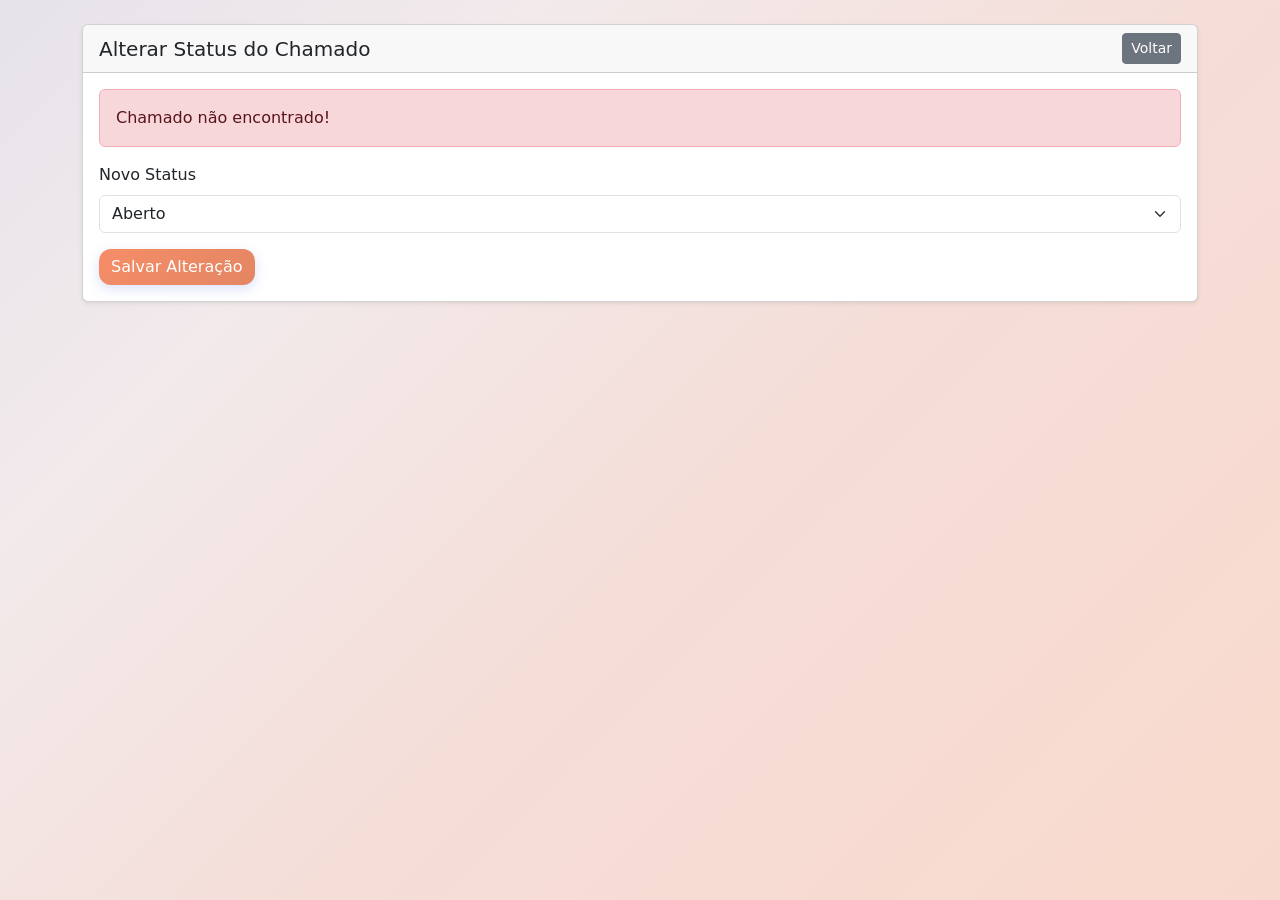
<file: alterarStatus.html>
<!doctype html>
<html lang="pt-BR">
<head>
  <meta charset="utf-8">
  <meta name="viewport" content="width=device-width, initial-scale=1">
  <title>Alterar Status — Chamado</title>
  <link href="https://cdn.jsdelivr.net/npm/bootstrap@5.3.2/dist/css/bootstrap.min.css" rel="stylesheet">
  <link href="https://cdn.jsdelivr.net/npm/bootstrap-icons@1.11.3/font/bootstrap-icons.css" rel="stylesheet">
  <link href="css/style.css" rel="stylesheet">
</head>
<body>
  <div class="container py-4">
    <div class="card shadow-sm">
      <div class="card-header d-flex justify-content-between align-items-center">
        <h5 class="mb-0">Alterar Status do Chamado</h5>
        <a href="chamados.html" class="btn btn-sm btn-secondary">Voltar</a>
      </div>
      <div class="card-body">
        <div id="chamado-info" class="mb-3">
          <!-- Informações do chamado serão preenchidas via JS -->
        </div>
        <div class="mb-3">
          <label for="status-select" class="form-label">Novo Status</label>
          <select id="status-select" class="form-select">
            <option value="Aberto">Aberto</option>
            <option value="Em Andamento">Em Andamento</option>
            <option value="Fechado">Fechado</option>
          </select>
        </div>
        <button id="btn-salvar" class="btn btn-primary">Salvar Alteração</button>
      </div>
    </div>
  </div>

  <script>
    // Pega o ID do chamado selecionado
    const chamadoId = localStorage.getItem("chamadoSelecionadoId");
    const chamados = JSON.parse(localStorage.getItem("chamados")) || [];
    const chamado = chamados.find(c => c.id.toString() === chamadoId);

    const chamadoInfo = document.getElementById("chamado-info");
    const statusSelect = document.getElementById("status-select");
    const btnSalvar = document.getElementById("btn-salvar");

    if (chamado) {
        chamadoInfo.innerHTML = `
            <p><strong>ID:</strong> ${chamado.id}</p>
            <p><strong>Título:</strong> ${chamado.titulo}</p>
            <p><strong>Descrição:</strong> ${chamado.descricao}</p>
            <p><strong>Status atual:</strong> ${chamado.status}</p>
        `;
        statusSelect.value = chamado.status;
    } else {
        chamadoInfo.innerHTML = `<div class="alert alert-danger">Chamado não encontrado!</div>`;
        btnSalvar.disabled = true;
    }

    btnSalvar.addEventListener("click", () => {
        chamado.status = statusSelect.value;
        localStorage.setItem("chamados", JSON.stringify(chamados));
        alert("Status atualizado com sucesso!");
        window.location.href = "chamados.html";
    });
  </script>

  <script src="https://cdn.jsdelivr.net/npm/bootstrap@5.3.2/dist/js/bootstrap.bundle.min.js"></script>
</body>
</html>
</file>
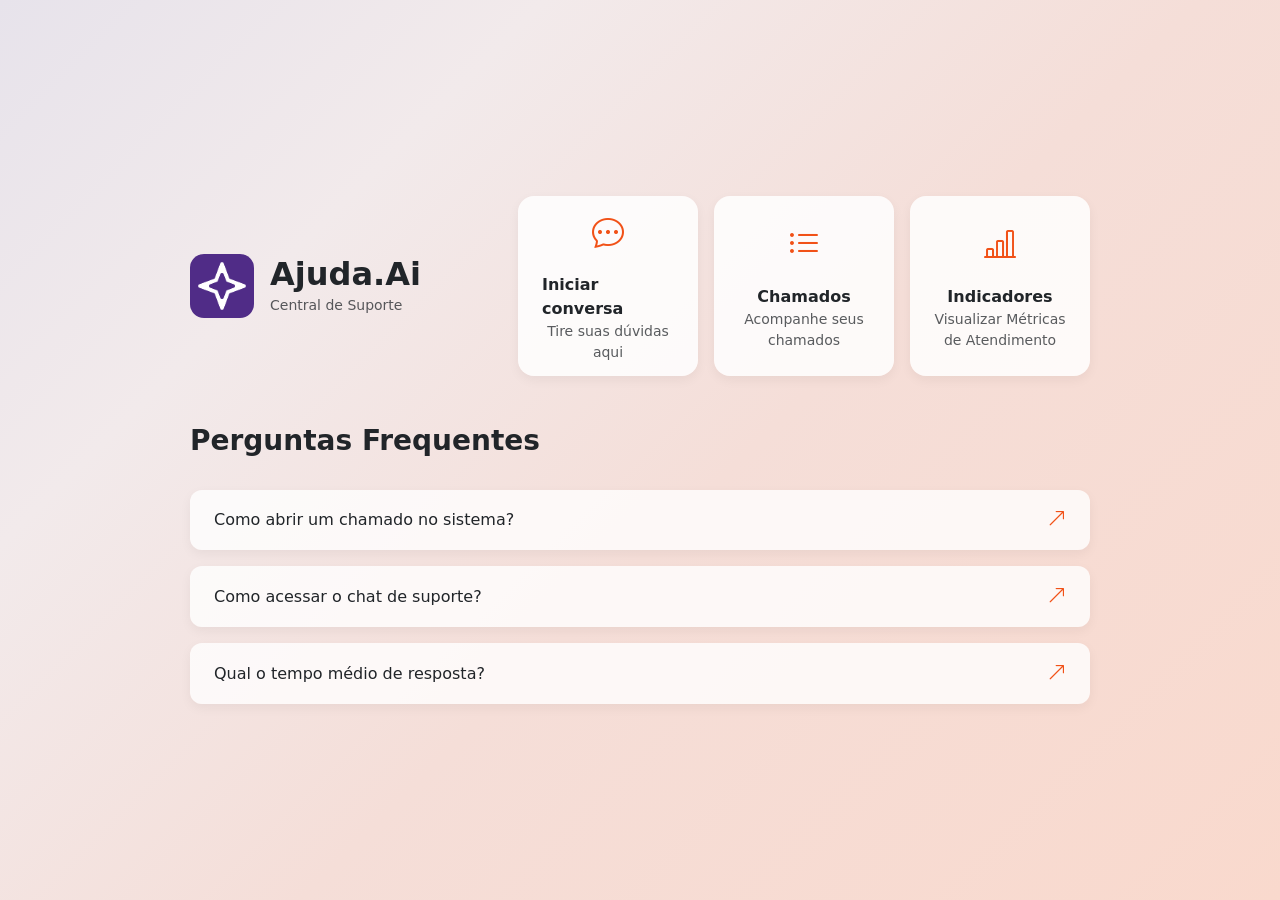
<file: home.html>
<!doctype html>
<html lang="pt-BR">

<head>
  <meta charset="utf-8">
  <meta name="viewport" content="width=device-width, initial-scale=1">
  <title>Solve.Ai — FAQ</title>
  <link href="https://cdn.jsdelivr.net/npm/bootstrap@5.3.2/dist/css/bootstrap.min.css" rel="stylesheet">
  <link href="https://cdn.jsdelivr.net/npm/bootstrap-icons@1.11.3/font/bootstrap-icons.css" rel="stylesheet">
  <link href="css/style.css" rel="stylesheet">
  <style>
    .faq-item {
      display: flex;
      justify-content: space-between;
      align-items: center;
      padding: 1rem 1.5rem;
      border-radius: 12px;
      background: rgba(255, 255, 255, 0.8);
      box-shadow: 0 4px 12px rgba(0, 0, 0, 0.05);
      transition: transform 0.2s, box-shadow 0.2s;
      cursor: pointer;
      text-decoration: none;
    }

    .faq-item:hover {
      transform: translateY(-3px);
      box-shadow: 0 6px 16px rgba(0, 0, 0, 0.1);
    }

    .faq-item i {
      font-size: 1.2rem;
      color: #f15117;
    }
  </style>
</head>

<body>
  <div class="container min-vh-100 d-flex justify-content-center align-items-center">
    <div class="d-flex flex-column gap-5 w-100" style="max-width:900px;">

      <!-- Top section -->
      <div class="d-flex justify-content-between align-items-center flex-wrap gap-3">

        <div class="d-flex align-items-center gap-3">
          <img src="images/logo.png" alt="Logo Solve.Ai"
            style="width:64px; height:64px; border-radius:14px; background:#502C87; padding:8px;">
          <div>
            <h2 class="fw-bold mb-0">Ajuda.Ai</h2>
            <small class="text-muted">Central de Suporte</small>
          </div>
        </div>

        <!-- Cards de navegação -->
        <div class="d-flex gap-3 flex-wrap">

          <a href="chat.html"
            class="card-nav text-decoration-none text-dark d-flex flex-column justify-content-center align-items-center p-4"
            style="width:180px; height:180px; border-radius:16px; background:rgba(255,255,255,0.85); box-shadow:0 4px 12px rgba(0,0,0,0.05); transition: transform 0.2s, box-shadow 0.2s;">
            <i class="bi bi-chat-dots mb-3" style="font-size:2rem; color:#f15117;"></i>
            <strong>Iniciar conversa</strong>
            <small class="text-muted text-center">Tire suas dúvidas aqui</small>
          </a>
          <a href="chamados.html"
            class="card-nav text-decoration-none text-dark d-flex flex-column justify-content-center align-items-center p-4"
            style="width:180px; height:180px; border-radius:16px; background:rgba(255,255,255,0.85); box-shadow:0 4px 12px rgba(0,0,0,0.05); transition: transform 0.2s, box-shadow 0.2s;">
            <i class="bi bi-list-ul mb-3" style="font-size:2rem; color:#f15117;"></i>
            <strong>Chamados</strong>
            <small class="text-muted text-center">Acompanhe seus chamados</small>
          </a>

          <a href="dashboard.html"
            class="card-nav text-decoration-none text-dark d-flex flex-column justify-content-center align-items-center p-4"
            style="width:180px; height:180px; border-radius:16px; background:rgba(255,255,255,0.85); box-shadow:0 4px 12px rgba(0,0,0,0.05); transition: transform 0.2s, box-shadow 0.2s;">
            <i class="bi bi-bar-chart-line mb-3" style="font-size:2rem; color:#f15117;"></i>
            <strong>Indicadores</strong>
            <small class="text-muted text-center">Visualizar Métricas de Atendimento</small>
          </a>
        </div>

      </div>


      <!-- FAQ List -->
      <div class="d-flex flex-column gap-3">
        <h3 class="fw-bold mb-3">Perguntas Frequentes</h3>

        <div class="faq-item" data-pergunta="Como abrir um chamado no sistema?">
          <span>Como abrir um chamado no sistema?</span>
          <i class="bi bi-arrow-up-right"></i>
        </div>


        <div class="faq-item" data-pergunta="Como acessar o chat de suporte?">
          <span>Como acessar o chat de suporte?</span>
          <i class="bi bi-arrow-up-right"></i>
        </div>

        <div class="faq-item" data-pergunta="Qual o tempo médio de resposta?">
          <span>Qual o tempo médio de resposta?</span>
          <i class="bi bi-arrow-up-right"></i>
        </div>
      </div>


    </div>
  </div>

  <script src="https://cdn.jsdelivr.net/npm/bootstrap@5.3.2/dist/js/bootstrap.bundle.min.js"></script>
  <script>
    const faqItems = document.querySelectorAll('.faq-item');

    faqItems.forEach(item => {
      item.addEventListener('click', () => {
        const pergunta = encodeURIComponent(item.dataset.pergunta); // codifica para URL
        window.location.href = `chat.html?pergunta=${pergunta}`;
      });
    });

  </script>
</body>

</html>
</file>
<file: css/style.css>
:root {
--accent: #502C87;
--muted: #6c757d;
--topbar-nav-link: #6d6b70;
--topbar-nav-link-active-bg: #502C87;
--topbar-nav-link-active-color: #fff;
--topbar-nav-link-shadow: rgba(85, 110, 230, 0.45);
--card-chat-shadow: rgba(15, 23, 42, 0.06);
--messages-bg-gradient-1: #f7f8fb;
--messages-bg-gradient-2: #eef3ff;
--messages-bg-gradient-3: #ffffff;
--messages-bg-gradient-4: #fbfdff;
--msg-user-gradient-1: #764ab8;
--msg-user-gradient-2: #502C87;
--ticket-open-color: #a6acff;
--ticket-pending-bg: #fff4e5;
--ticket-pending-color: #ffe263;
--ticket-closed-bg: #dfeee6;
--ticket-closed-color: #92fa56;
--no-data: #6c757d;
--body-bg-gradient-1: #E7E3EB;
--body-bg-gradient-2: #F2EAEB;
--body-bg-gradient-3: #F5DED8;
--body-bg-gradient-4: #F9D9CD;
--topbar-bg: rgba(255, 255, 255, 0.55);
--topbar-border: rgba(255, 255, 255, 0.4);
--topbar-shadow: rgba(15, 23, 42, 0.08);
--btn-primary-gradient-1: #f15117;
--btn-primary-gradient-2: #d64611;
--btn-primary-shadow: rgba(85, 110, 230, 0.3);
--btn-primary-hover-shadow: rgba(85, 110, 230, 0.4);
--messages-bg: rgba(255, 255, 255, 0.4);
--chat-footer-bg: rgba(255, 255, 255, 0.55);
--chat-footer-border: rgba(255, 255, 255, 0.3);
--msg-ai-bg: #ffffff;
--msg-ai-color: #1f2937;
--msg-ai-border: rgba(86, 103, 204, 0.06);
--dot-bg: #333;


}

html,
body {
    height: 100%;
}

p {
  margin: 0 !important;
}

body {
    min-height: 100%;
    display: flex;
    flex-direction: column;
    background: linear-gradient(180deg, var(--messages-bg-gradient-1) 0%, var(--messages-bg-gradient-2) 100%);
    font-family: Inter, system-ui, -apple-system, 'Segoe UI', Roboto, 'Helvetica Neue', Arial;
}

.app-shell {
    max-width: 1100px;
    margin: 0 auto;
    padding: 28px 16px;
    min-height: 100vh;
    display: flex;
    flex-direction: column;
}

.faq-item i {
    color: var(----btn-primary-gradient-1);
}

.app-shell>.d-flex {
    flex: 1;
    gap: 24px;
    align-items: stretch;
}


/* Topbar */
/* .topbar{ width:100%; }
.topbar .nav{ gap:6px; }
.topbar .nav-link{ color:rgba(15,23,42,0.7); border-radius:10px; transition:all .18s ease; }
.topbar .nav-link:hover{ background:rgba(85,110,230,0.06); color:var(--accent); }
.topbar .nav-link.active{ color:var(--accent); background:rgba(85,110,230,0.08); box-shadow:inset 0 -2px 0 0 var(--accent); font-weight:600; } */
/* Links da topbar no estilo do botão principal */

.topbar .nav {
    gap: 10px;
}

.topbar .nav-link {
    color: var(--topbar-nav-link) !important;
    background: var(--messages-bg-gradient-3);
    border-radius: 12px;
    padding: 0.45rem 1rem;
    font-weight: 500;
    transition: transform 0.2s ease;
}

/* Hover com destaque */
.topbar .nav-link:hover {
    transform: translateY(-2px);
}

/* Estado ativo */
.topbar .nav-link.active {
    background: var(--topbar-nav-link-active-bg);
    font-weight: 600;
    color: var(--topbar-nav-link-active-color) !important;
}



.sidebar {
    min-width: 220px;
}

.card-chat {
    flex: 1;
    display: flex;
    flex-direction: column;
    border-radius: 14px;
    overflow: hidden;
    box-shadow: 0 6px 18px var(--card-chat-shadow);
}

.messages {
    height: calc(100vh - 300px);
    /* altura ajustada para caber no viewport considerando header e footer */
    overflow-y: auto;
    /* barra de rolagem vertical interna */
    padding: 1.1rem;
    padding-bottom: 1.6rem;
    background: linear-gradient(180deg, var(--messages-bg-gradient-3), var(--messages-bg-gradient-4));
}

.msg {
    max-width: 78%;
    margin-bottom: .7rem;
    padding: .6rem .9rem;
    border-radius: 20px;
    box-shadow: 0 1px 0 rgba(15, 23, 42, 0.03);
    font-size: 0.95rem;
    line-height: 1.35;
    width: fit-content;
}

.msg.user {
    margin-left: auto;
    background: linear-gradient(90deg, var(--msg-user-gradient-1), var(--msg-user-gradient-2));
    color: var(--topbar-nav-link-active-color);
    border-bottom-right-radius: 2px;
}

/* .msg.ai{ background:#ffffff; color:#1f2937; border:1px solid rgba(86,103,204,0.06); border-bottom-left-radius:2px;} */
.chat-footer {
    padding: 0.75rem;
    border-top: 1px solid rgba(15, 23, 42, 0.04);
    background: linear-gradient(180deg, rgba(255, 255, 255, 0.9), rgba(255, 255, 255, 0.95));
    position: sticky;
    bottom: 0;
    z-index: 3;
}

.list-group {
  gap: 6px;
  max-height: calc(100vh - 200px);
}

.list-group-item {
  cursor: pointer;
}

.status-group {
  display: flex;
  gap: 6px;
}

.btn-status {
  color: #333;
  padding: 2px 8px;
  border-radius: 12px;
  font-size: 0.75rem;
  font-weight: 500;
}

.btn-status.andamento {
  background-color: var(--ticket-open-color);
}

.btn-status.Fechado {
  background-color: var(--ticket-closed-color);
}

.btn-status.Aberto {
  background-color: var(--ticket-pending-color);
}

.ticket-pill {
    font-size: .82rem;
    padding: .28rem .6rem;
    border-radius: 999px;
    display: inline-block;
}

.ticket-pending {
    background: var(--ticket-pending-bg);
    color: var(--ticket-pending-color);
}

.ticket-closed {
    background: var(--ticket-closed-bg);
    color: var(--ticket-closed-color);
}

.nav-link.active {
    color: var(--accent) !important;
    font-weight: 600;
}

.search-input {
    width: 420px;
}

.no-data {
    color: var(--no-data);
}

.sidebar .nav {
    padding-left: 0;
}

.brand-compact {
    display: flex;
    align-items: center;
    gap: .5rem;
}

.brand-compact svg {
    border-radius: 10px;
}


@media (max-width: 991px) {
    .app-shell {
        padding: 18px 12px;
    }

    .app-shell>.d-flex {
        gap: 16px;
    }

    .messages {
        padding-bottom: 1.8rem;
    }

    .topbar .brand-compact .ms-2 {
        display: none;
    }

    .topbar .nav {
        gap: 4px;
    }
}

@media (max-width: 767px) {
    .sidebar {
        display: none;
    }

    .app-shell {
        padding: 12px 10px;
    }

    .app-shell>.d-flex {
        gap: 12px;
    }

    .card-chat {
        border-radius: 10px;
    }

    .messages {
        padding-bottom: 2.4rem;
    }

    .chat-footer {
        padding: 0.5rem;
    }

    .search-input {
        max-width: 140px;
    }

    .topbar .nav-link span {
        display: none;
    }

    #badge-count {
        display: none;
    }
}



/* Fundo suave com gradiente pastel */
body {
    background: linear-gradient(135deg, var(--body-bg-gradient-1) 0%, var(--body-bg-gradient-2) 25%, var(--body-bg-gradient-3) 55%, var(--body-bg-gradient-4) 100%);
    font-family: Inter, system-ui, -apple-system, 'Segoe UI', Roboto, 'Helvetica Neue', Arial;
}

/* Estilo glass para caixas principais */
.topbar,
.card-chat {
    background: var(--topbar-bg) !important;
    backdrop-filter: blur(20px);
    -webkit-backdrop-filter: blur(20px);
    border: 1px solid var(--topbar-border);
    border-radius: 18px;
    box-shadow: 0 8px 28px var(--topbar-shadow);
    transition: all 0.25s ease;
}

/* Hover suave em botões */
.btn-primary {
    background: linear-gradient(135deg, var(--btn-primary-gradient-1), var(--btn-primary-gradient-2));
    border: none;
    border-radius: 12px;
    box-shadow: 0 4px 12px var(--btn-primary-shadow);
    transition: transform 0.2s ease, box-shadow 0.2s ease;
}

.btn-primary:hover {
    transform: translateY(-2px);
    box-shadow: 0 6px 18px var(--btn-primary-hover-shadow);
}

/* Área de mensagens com leve transparência */
.messages {
    background: var(--messages-bg);
    backdrop-filter: blur(12px);
    border-radius: 16px;
    padding: 1.2rem;
    overflow-y: auto;
    height: calc(100vh - 300px);
}

/* Footer com vidro */
.chat-footer {
    background: var(--chat-footer-bg);
    backdrop-filter: blur(12px);
    border-top: 1px solid var(--chat-footer-border);
    border-radius: 0 0 18px 18px;
}

.msg.ai {
    display: block;
    /* importante: bloco, deixa o markdown fluir */
    background: var(--msg-ai-bg);
    color: var(--msg-ai-color);
    border: 1px solid var(--msg-ai-border);
    border-bottom-left-radius: 2px;
    border-radius: 8px;
    padding: .6rem .9rem;
    margin: 6px 0;
    width: fit-content;
    word-wrap: break-word;
    line-height: 1.5;
}

.dot {
    width: 6px;
    height: 6px;
    background: var(--dot-bg);
    border-radius: 50%;
    animation: bounce 1.2s infinite;
}

.dot:nth-child(2) {
    animation-delay: 0.2s;
}

.dot:nth-child(3) {
    animation-delay: 0.4s;
}

@keyframes bounce {

    0%,
    80%,
    100% {
        transform: scale(0.6);
        opacity: 0.5;
    }

    40% {
        transform: scale(1);
        opacity: 1;
    }
}

.card-dashboard-inside {
  display: flex;
  flex-direction: column;
  justify-content: center;
  text-align: center;
    border-left: 1px solid #6337a3;
  padding-left: 20px;
}

.card-dashboard-inside:has(#chamados-fechados) {
  border-left: 1px solid #7be63d;
}

.card-dashboard-inside:has(#chamados-abertos) {
  border-left: 1px solid #9097fc;
}

.loading-icon {
  height: 22px;
}

.btn-danger {
  background-color: #fff !important;
  color: black;
  border: 1px solid #ccc;
}

.btn-danger:hover,
.btn-danger:active {
  background-color: #fff !important;
  color: black;
  border: 1px solid #808080;
}

.bg-secondary {
  background-color: #ddc4f1 !important;
  color: #502C87;
}
</file>
